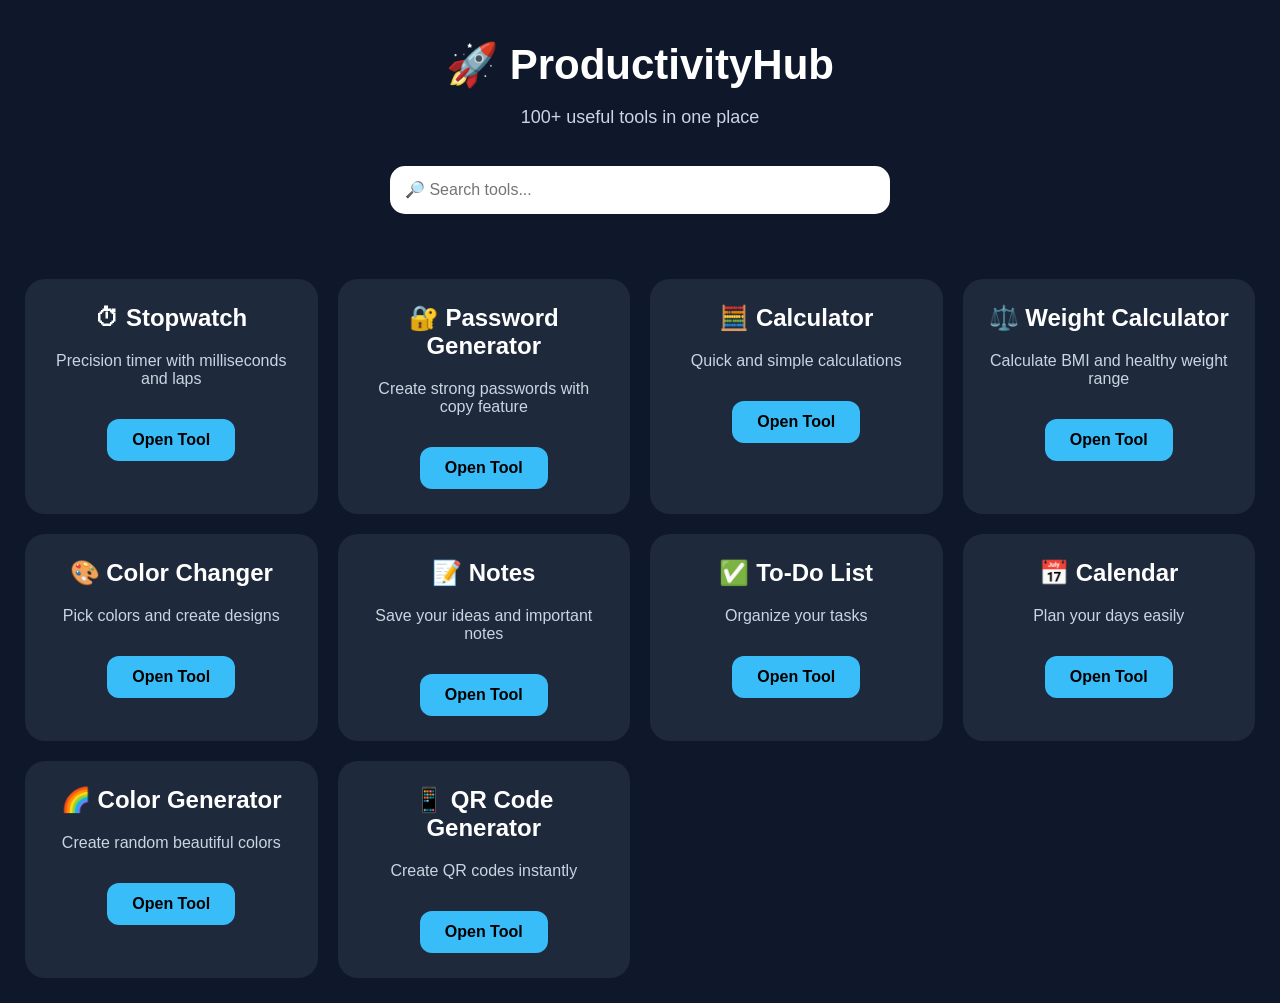
<file: index.html>
<!DOCTYPE html>

<html lang="en">

<head>

<meta charset="UTF-8">

<meta name="viewport" content="width=device-width, initial-scale=1.0">

<title>ProductivityHub 🚀</title>

<link rel="stylesheet" href="style.css">

</head>

<body>

<header>

<h1>🚀 ProductivityHub</h1>

<p>100+ useful tools in one place</p>

<input id="search" placeholder="🔎 Search tools...">

</header>

<main class="tools">

<div class="tool">

<h2>⏱ Stopwatch</h2>

<p>Precision timer with milliseconds and laps</p>

<a href="pages/stopwatch.html">Open Tool</a>

</div>

<div class="tool">

<h2>🔐 Password Generator</h2>

<p>Create strong passwords with copy feature</p>

<a href="pages/password.html">Open Tool</a>

</div>

<div class="tool">

<h2>🧮 Calculator</h2>

<p>Quick and simple calculations</p>

<a href="pages/calculator.html">Open Tool</a>

</div>

<div class="tool">

<h2>⚖️ Weight Calculator</h2>

<p>Calculate BMI and healthy weight range</p>

<a href="pages/weight.html">Open Tool</a>

</div>

<div class="tool">

<h2>🎨 Color Changer</h2>

<p>Pick colors and create designs</p>

<a href="pages/color.html">Open Tool</a>

</div>

<div class="tool">

<h2>📝 Notes</h2>

<p>Save your ideas and important notes</p>

<a href="pages/notes.html">Open Tool</a>

</div>

<div class="tool">

<h2>✅ To-Do List</h2>

<p>Organize your tasks</p>

<a href="pages/todo.html">Open Tool</a>

</div>

<div class="tool">

<h2>📅 Calendar</h2>

<p>Plan your days easily</p>

<a href="pages/calendar.html">Open Tool</a>

</div>

<div class="tool">

<h2>🌈 Color Generator</h2>

<p>Create random beautiful colors</p>

<a href="pages/colors.html">Open Tool</a>

</div>

<div class="tool">

<h2>📱 QR Code Generator</h2>

<p>Create QR codes instantly</p>

<a href="pages/qr.html">Open Tool</a>

</div>

</main>

<script src="script.js"></script>

</body>

</html>
</file>
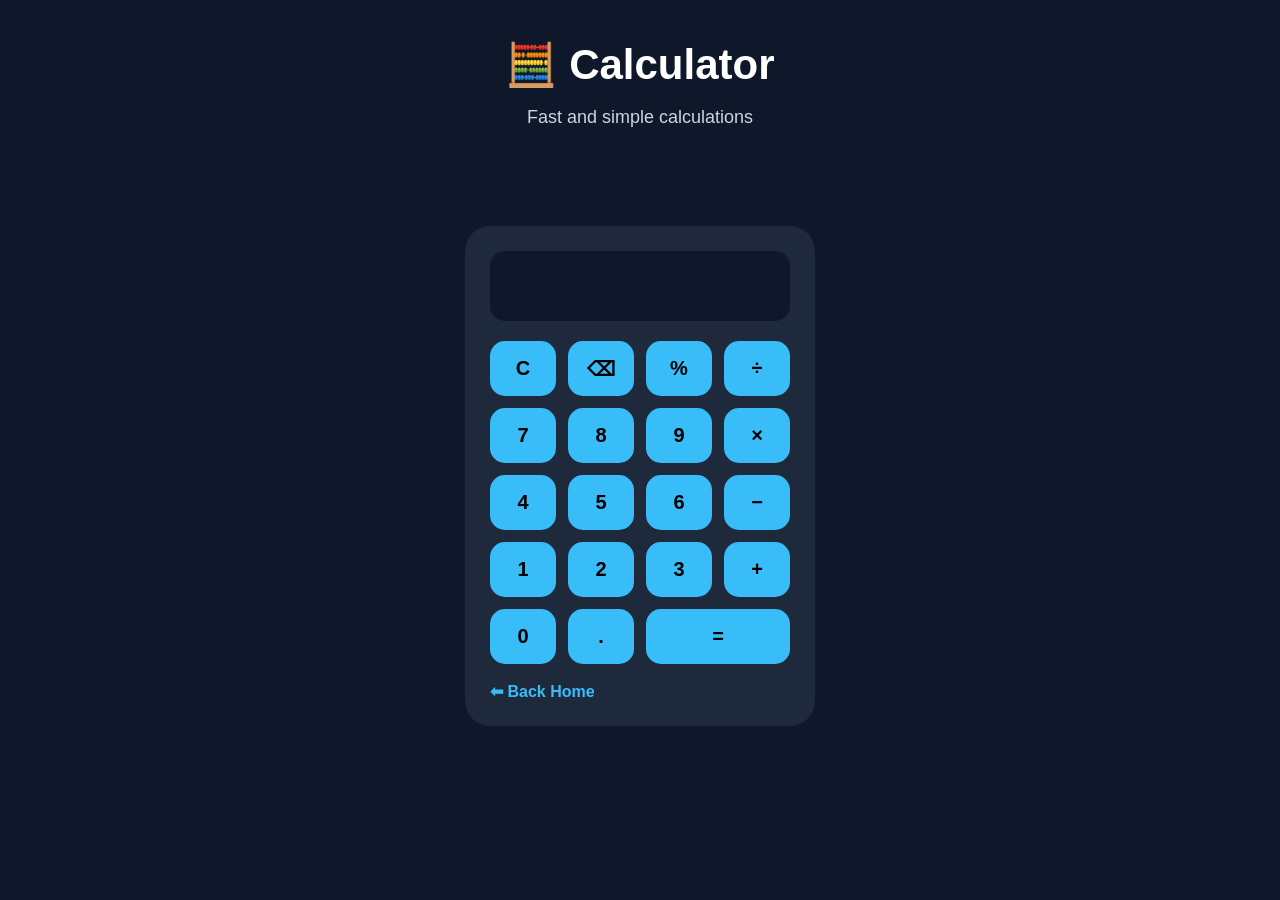
<file: pages/calculator.html>
<!DOCTYPE html>

<html lang="en">

<head>

<meta charset="UTF-8">

<meta name="viewport" content="width=device-width, initial-scale=1.0">

<title>Calculator 🧮</title>

<link rel="stylesheet" href="../style.css">

<link rel="stylesheet" href="calculator.css">

</head>

<body>

<header>

<h1>🧮 Calculator</h1>

<p>Fast and simple calculations</p>

</header>

<main class="calculator">

<input id="display" readonly>

<div class="buttons">

<button onclick="clearDisplay()">C</button>

<button onclick="deleteLast()">⌫</button>

<button onclick="append('%')">%</button>

<button onclick="append('/')">÷</button>

<button onclick="append('7')">7</button>

<button onclick="append('8')">8</button>

<button onclick="append('9')">9</button>

<button onclick="append('*')">×</button>

<button onclick="append('4')">4</button>

<button onclick="append('5')">5</button>

<button onclick="append('6')">6</button>

<button onclick="append('-')">−</button>

<button onclick="append('1')">1</button>

<button onclick="append('2')">2</button>

<button onclick="append('3')">3</button>

<button onclick="append('+')">+</button>

<button onclick="append('0')">0</button>

<button onclick="append('.')">.</button>

<button class="equal" onclick="calculate()">=</button>

</div>

<br>

<a class="back" href="../index.html">

⬅ Back Home

</a>

</main>

<script src="calculator.js"></script>

</body>

</html>
</file>
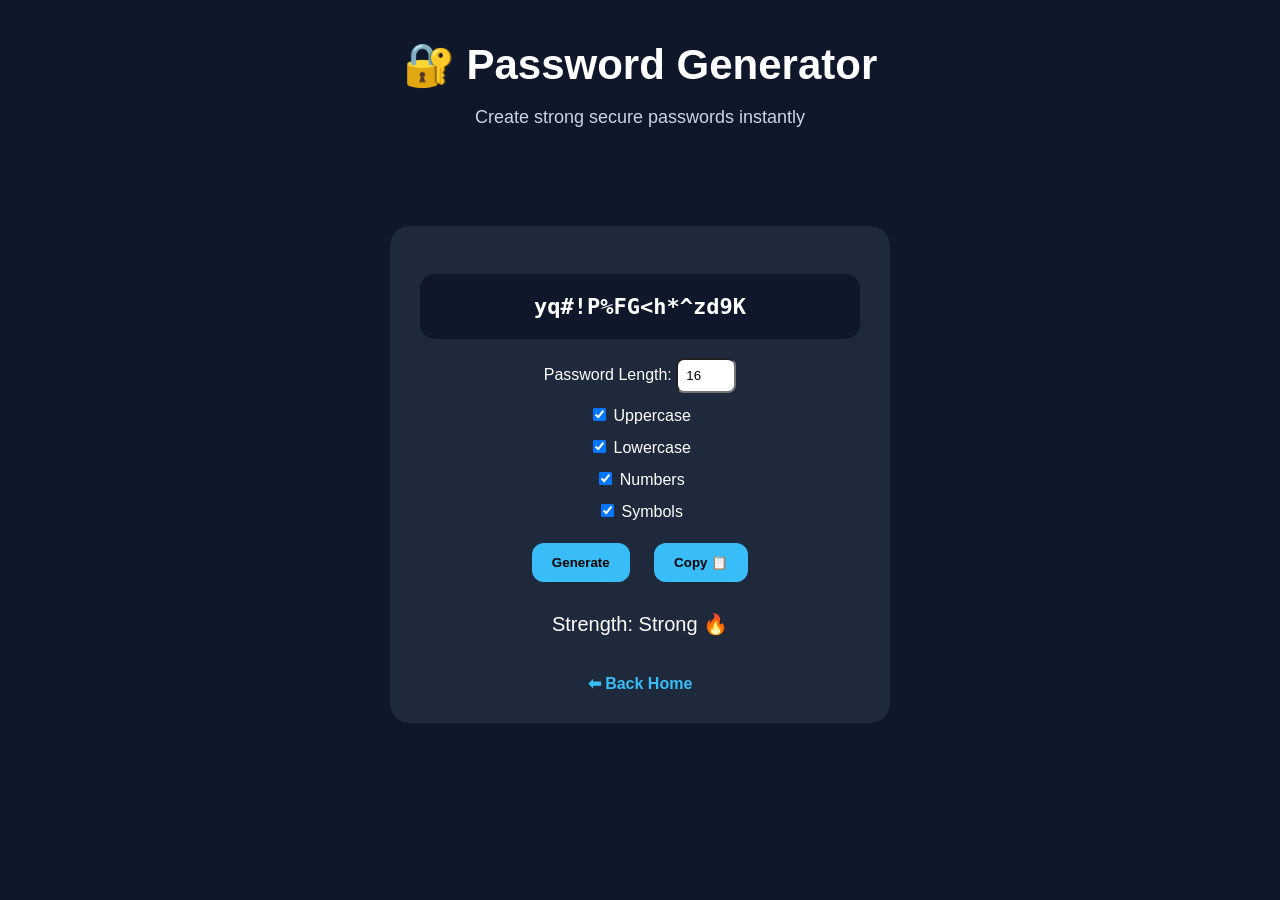
<file: pages/password.html>
<!DOCTYPE html>

<html lang="en">

<head>

<meta charset="UTF-8">

<meta name="viewport" content="width=device-width, initial-scale=1.0">

<title>Password Generator 🔐</title>

<link rel="stylesheet" href="../style.css">

<link rel="stylesheet" href="password.css">

</head>

<body>

<header>

<h1>🔐 Password Generator</h1>

<p>Create strong secure passwords instantly</p>

</header>

<main class="tool-page">

<h2 id="passwordDisplay">

Your password

</h2>

<label>

Password Length:

<input id="length" type="number" value="16" min="4" max="50">

</label>

<div>

<label>

<input id="uppercase" type="checkbox" checked>

Uppercase

</label>

<label>

<input id="lowercase" type="checkbox" checked>

Lowercase

</label>

<label>

<input id="numbers" type="checkbox" checked>

Numbers

</label>

<label>

<input id="symbols" type="checkbox" checked>

Symbols

</label>

</div>

<button id="generate">

Generate

</button>

<button id="copy">

Copy 📋

</button>

<p id="strength">

Strength: -

</p>

<br>

<a class="back" href="../index.html">

⬅ Back Home

</a>

</main>

<script src="password.js"></script>

</body>

</html>
</file>
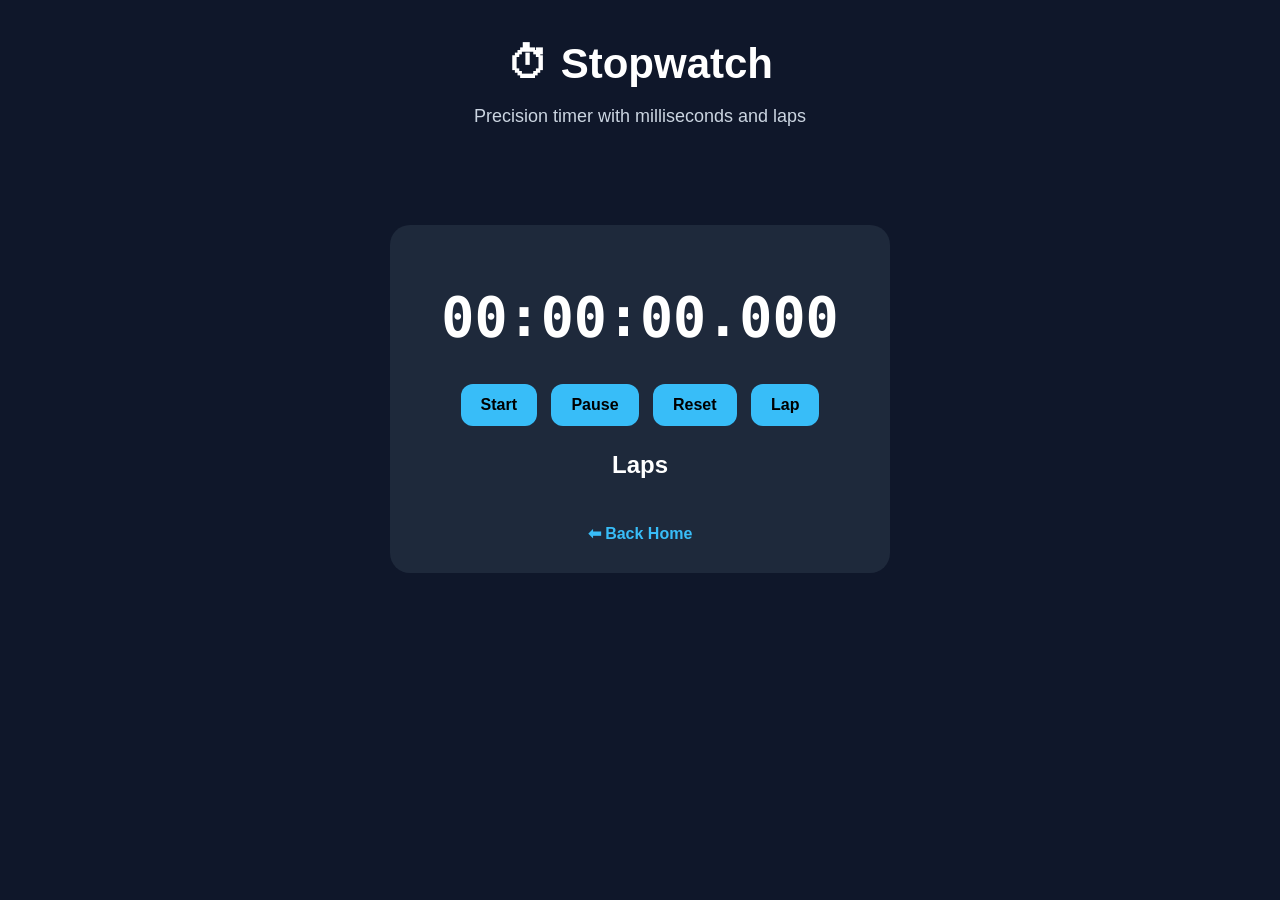
<file: pages/stopwatch.html>
<!DOCTYPE html>

<html lang="en">

<head>

<meta charset="UTF-8">

<meta name="viewport" content="width=device-width, initial-scale=1.0">

<title>Stopwatch ⏱</title>

<link rel="stylesheet" href="../style.css">

<link rel="stylesheet" href="stopwatch.css">

</head>

<body>

<header>

<h1>⏱ Stopwatch</h1>

<p>Precision timer with milliseconds and laps</p>

</header>

<main class="stopwatch-box">

<h2 id="display">00:00:00.000</h2>

<div>

<button id="start">Start</button>

<button id="pause">Pause</button>

<button id="reset">Reset</button>

<button id="lap">Lap</button>

</div>

<h2>Laps</h2>

<ul id="laps"></ul>

<a class="back" href="../index.html">⬅ Back Home</a>

</main>

<script src="stopwatch.js"></script>

</body>

</html>
</file>
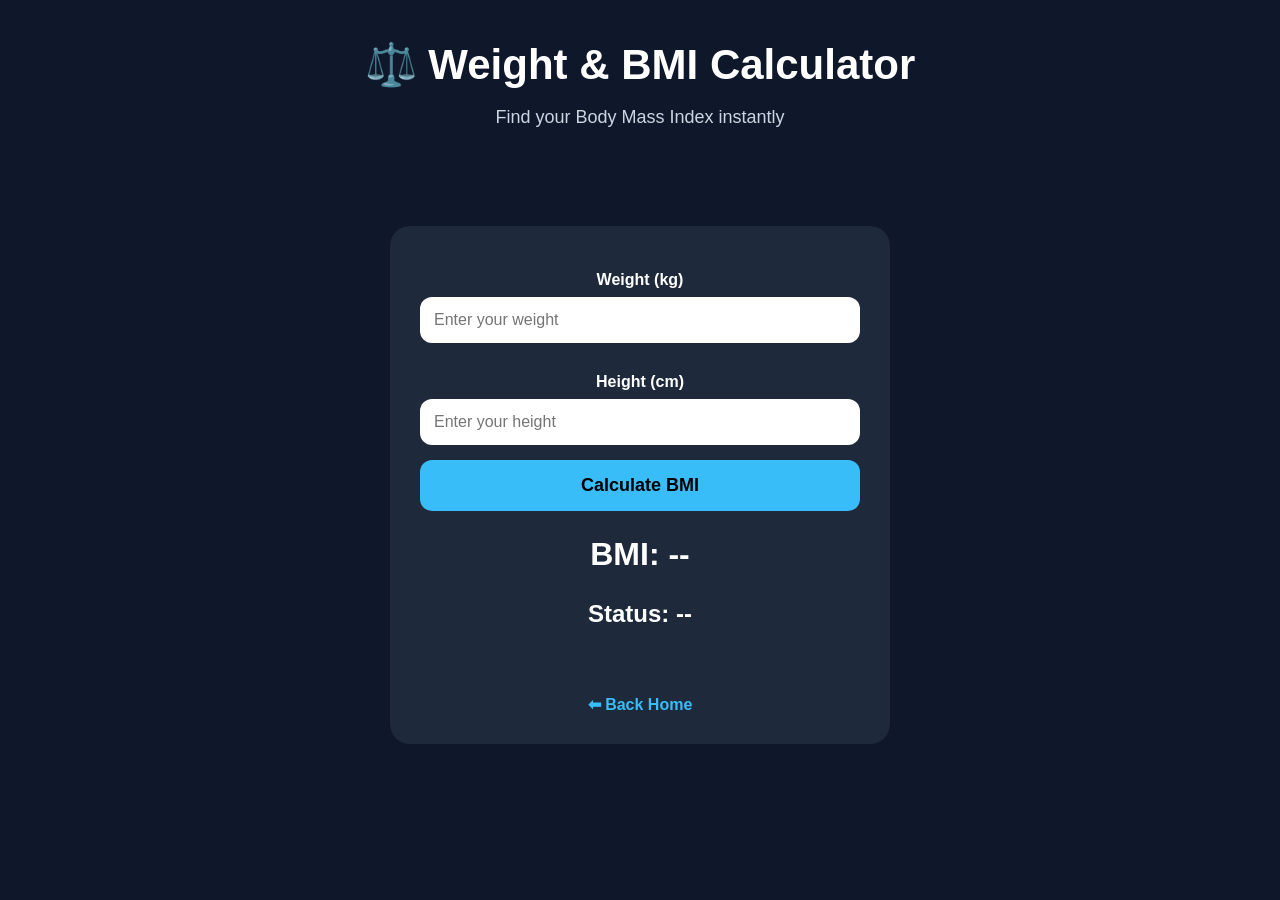
<file: pages/weight.html>
<!DOCTYPE html>

<html lang="en">

<head>

<meta charset="UTF-8">

<meta name="viewport" content="width=device-width, initial-scale=1.0">

<title>Weight & BMI Calculator ⚖️</title>

<link rel="stylesheet" href="../style.css">

<link rel="stylesheet" href="weight.css">

</head>

<body>

<header>

<h1>⚖️ Weight & BMI Calculator</h1>

<p>Find your Body Mass Index instantly</p>

</header>

<main class="weight-box">

<label>Weight (kg)</label>

<input type="number" id="weight" placeholder="Enter your weight">

<label>Height (cm)</label>

<input type="number" id="height" placeholder="Enter your height">

<button id="calculate">Calculate BMI</button>

<h2 id="bmiResult">BMI: --</h2>

<h3 id="status">Status: --</h3>

<p id="healthyRange"></p>

<br>

<a class="back" href="../index.html">⬅ Back Home</a>

</main>

<script src="weight.js"></script>

</body>

</html>
</file>
<file: style.css>
* {

  box-sizing: border-box;

}

body {

  margin: 0;

  font-family: Arial, sans-serif;

  background: #0f172a;

  color: white;

}

header {

  text-align: center;

  padding: 40px 20px;

}

header h1 {

  font-size: 42px;

  margin: 0;

}

header p {

  color: #cbd5e1;

  font-size: 18px;

}

#search {

  margin-top: 20px;

  width: 90%;

  max-width: 500px;

  padding: 15px;

  border-radius: 15px;

  border: none;

  font-size: 16px;

}

.tools {

  display: grid;

  grid-template-columns: repeat(auto-fit, minmax(260px, 1fr));

  gap: 20px;

  padding: 25px;

}

.tool {

  background: #1e293b;

  padding: 25px;

  border-radius: 20px;

  text-align: center;

}

.tool h2 {

  margin-top: 0;

}

.tool p {

  color: #cbd5e1;

}

.tool a {

  display: inline-block;

  margin-top: 15px;

  padding: 12px 25px;

  background: #38bdf8;

  color: #000;

  text-decoration: none;

  border-radius: 12px;

  font-weight: bold;

}

.tool a:hover {

  background: white;

  transform: scale(1.05);

}

button {

  cursor: pointer;

}
</file>
<file: pages/calculator.css>
.calculator {

  width: 350px;

  max-width: 90%;

  margin: 40px auto;

  background: #1e293b;

  padding: 25px;

  border-radius: 25px;

}

#display {

  width: 100%;

  height: 70px;

  font-size: 32px;

  text-align: right;

  padding: 15px;

  border-radius: 15px;

  border: none;

  background: #0f172a;

  color: white;

  margin-bottom: 20px;

}

.buttons {

  display: grid;

  grid-template-columns: repeat(4, 1fr);

  gap: 12px;

}

button {

  height: 55px;

  border: none;

  border-radius: 15px;

  font-size: 20px;

  font-weight: bold;

  cursor: pointer;

  background: #38bdf8;

  color: black;

}

button:hover {

  background: white;

}

.equal {

  grid-column: span 2;

}

.back {

  color: #38bdf8;

  text-decoration: none;

  font-weight: bold;

}
</file>
<file: pages/password.css>
.tool-page {

  max-width: 500px;

  margin: 40px auto;

  background: #1e293b;

  padding: 30px;

  border-radius: 20px;

  text-align: center;

}

#passwordDisplay {

  background: #0f172a;

  padding: 20px;

  border-radius: 15px;

  word-break: break-all;

  font-family: monospace;

  font-size: 22px;

}

label {

  display: block;

  margin: 12px;

}

input {

  padding: 8px;

  border-radius: 8px;

}

button {

  margin: 10px;

  padding: 12px 20px;

  border: none;

  border-radius: 12px;

  background: #38bdf8;

  color: black;

  font-weight: bold;

  cursor: pointer;

}

button:hover {

  background: white;

}

#strength {

  font-size: 20px;

  margin-top: 20px;

}

.back {

  color: #38bdf8;

  text-decoration: none;

  font-weight: bold;

}
</file>
<file: pages/stopwatch.css>
body {

  background: #0f172a;

  color: white;

  font-family: Arial, sans-serif;

}

.stopwatch-box {

  text-align: center;

  margin: 40px auto;

  max-width: 500px;

  background: #1e293b;

  padding: 30px;

  border-radius: 20px;

}

#display {

  font-size: 55px;

  margin: 30px 0;

  font-family: monospace;

}

button {

  padding: 12px 20px;

  margin: 5px;

  border: none;

  border-radius: 12px;

  cursor: pointer;

  background: #38bdf8;

  color: black;

  font-weight: bold;

  font-size: 16px;

}

button:hover {

  background: white;

}

#laps {

  list-style: none;

  padding: 0;

}

#laps li {

  background: #334155;

  margin: 8px;

  padding: 10px;

  border-radius: 10px;

}

.back {

  display: inline-block;

  margin-top: 25px;

  color: #38bdf8;

  text-decoration: none;

  font-weight: bold;

}
</file>
<file: pages/weight.css>
.weight-box {

  max-width: 500px;

  margin: 40px auto;

  background: #1e293b;

  padding: 30px;

  border-radius: 20px;

  text-align: center;

}

.weight-box label {

  display: block;

  margin-top: 15px;

  margin-bottom: 8px;

  font-weight: bold;

}

.weight-box input {

  width: 100%;

  padding: 14px;

  border: none;

  border-radius: 12px;

  font-size: 16px;

  margin-bottom: 15px;

}

.weight-box button {

  width: 100%;

  padding: 15px;

  border: none;

  border-radius: 12px;

  background: #38bdf8;

  color: black;

  font-size: 18px;

  font-weight: bold;

  cursor: pointer;

}

.weight-box button:hover {

  background: white;

}

#bmiResult {

  margin-top: 25px;

  font-size: 32px;

}

#status {

  margin-top: 10px;

  font-size: 24px;

}

#healthyRange {

  margin-top: 15px;

  color: #cbd5e1;

  font-size: 18px;

}

.back {

  display: inline-block;

  margin-top: 25px;

  color: #38bdf8;

  text-decoration: none;

  font-weight: bold;

}
</file>
